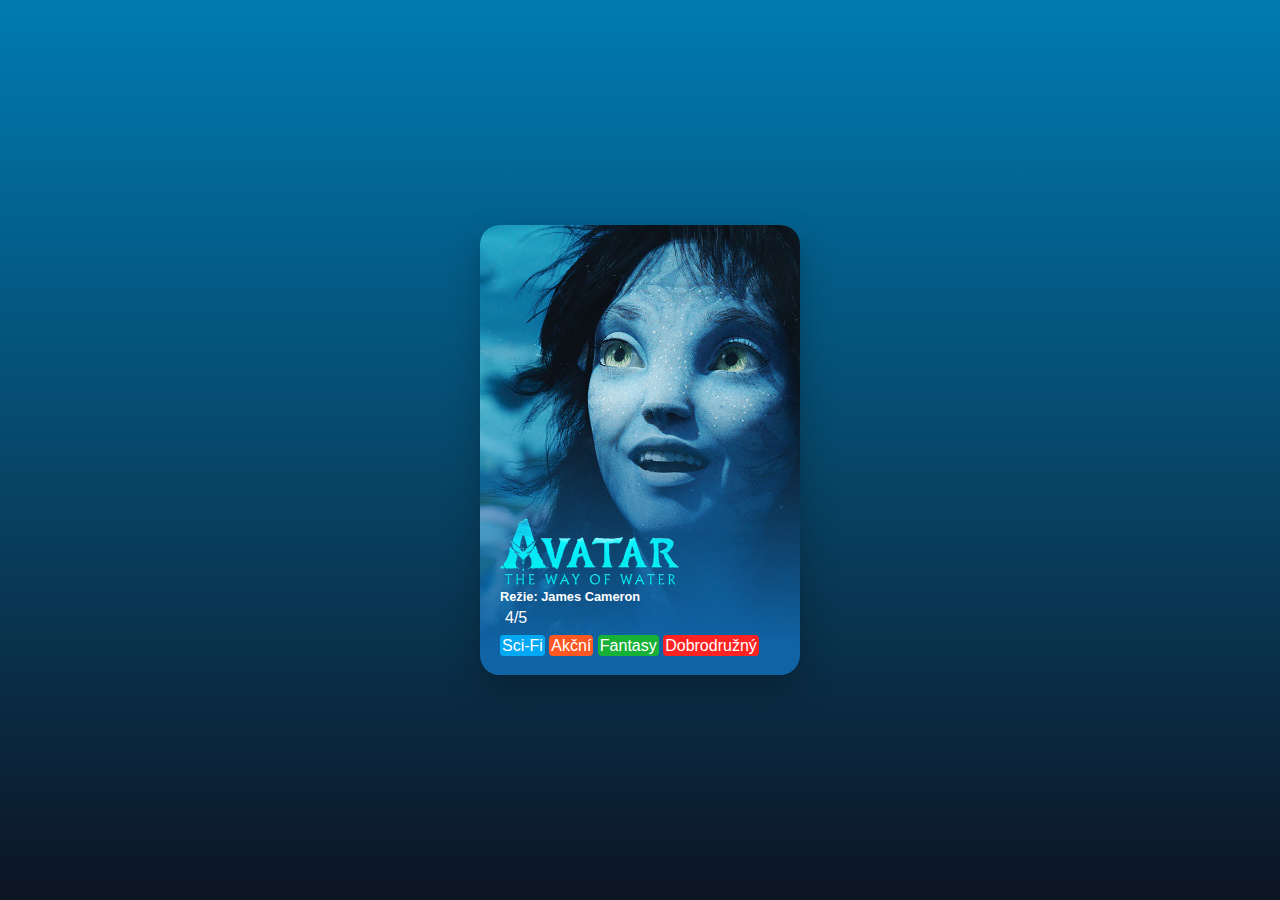
<file: Avatar movie card/index.html>
<!DOCTYPE html>
<html lang="en">
<head>
    <meta charset="UTF-8">
    <meta http-equiv="X-UA-Compatible" content="IE=edge">
    <meta name="viewport" content="width=device-width, initial-scale=1.0">
    <link rel="stylesheet" href="https://cdnjs.cloudflare.com/ajax/libs/font-awesome/6.2.1/css/all.min.css" integrity="sha512-MV7K8+y+gLIBoVD59lQIYicR65iaqukzvf/nwasF0nqhPay5w/9lJmVM2hMDcnK1OnMGCdVK+iQrJ7lzPJQd1w==" crossorigin="anonymous" referrerpolicy="no-referrer" />
    <link rel="shortcut icon" href="movie_icon.ico" />
    <link rel="stylesheet" href="style.css" type="text/css">
    <title>Avatar movie card</title>
</head>
<body>
    <div class="card">
        <div class="poster">
            <img src="poster.jpg" alt="poster">
        </div>
        <div class="details">
            <img src="avtarlogo.png" alt="logo" class="logo">
            <h3>Režie: James Cameron</h3>
            <div class="rating">
                <i class="fa-solid fa-star"></i>
                <i class="fa-solid fa-star"></i>
                <i class="fa-solid fa-star"></i>
                <i class="fa-solid fa-star"></i>
                <i class="fa-regular fa-star"></i>
                <span>4/5</span>
            </div>
            <div class="tags">
                <span>Sci-Fi</span>
                <span>Akční</span>
                <span>Fantasy</span>
                <span>Dobrodružný</span>
            </div>
            <div class="info">
                <p>James Cameron vrátí diváky zpět do nádherného světa Pandory ve velkolepém a strhujícím dobrodružství plném akce...</p>
            </div>
            <div class="cast">
                <h4>Hrají</h4>
                <ul>
                    <li><img src="cast1.jpg" alt=""></li>
                    <li><img src="cast2.jpg" alt=""></li>
                    <li><img src="cast3.jpg" alt=""></li>
                    <li><img src="cast4.jpg" alt=""></li>
                    <li><img src="cast5.jpg" alt=""></li>
                </ul>
            </div>
        </div>
    </div>
</body>
</html>
</file>
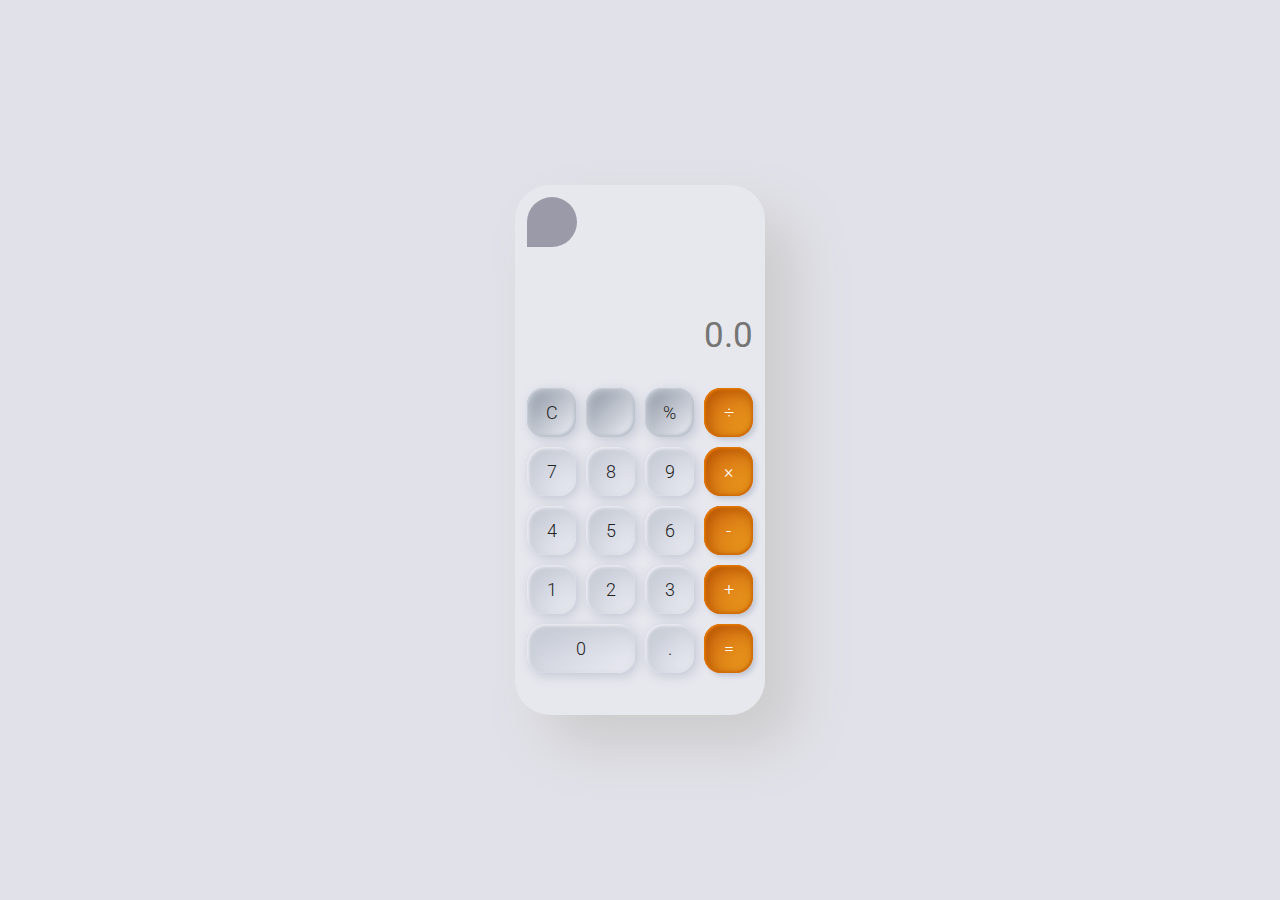
<file: calculator-main/index.html>
<!DOCTYPE html>
<html lang="en">
<head>
    <meta charset="UTF-8">
    <meta http-equiv="X-UA-Compatible" content="IE=edge">
    <meta name="viewport" content="width=device-width, initial-scale=1.0">
    <title>Calculator</title>
    <!-- font awesome icons -->
    <link rel="stylesheet" href="https://cdnjs.cloudflare.com/ajax/libs/font-awesome/6.1.1/css/all.min.css" integrity="sha512-KfkfwYDsLkIlwQp6LFnl8zNdLGxu9YAA1QvwINks4PhcElQSvqcyVLLD9aMhXd13uQjoXtEKNosOWaZqXgel0g==" crossorigin="anonymous" referrerpolicy="no-referrer" />
    <!-- css sheet -->
    <link rel="stylesheet" href="style.css">
</head>
<body>
    <div class="container">
        <div class="calculator">
            <div class="result">
                <input type="text" readonly id="res" placeholder="0.0">
            </div>
            <div class="buttons">
                <div id="c" onclick="res.value = ''">C</div>
                <div id="del" onclick="res.value = res.value.substring(0, res.value.length - 1)">
                    <i class="fa-solid fa-delete-left"></i>
                </div>
                <div id="pers" onclick="res.value += '%'">%</div>
                <div id="div" onclick="res.value += '&#247;'">&#247;</div>
                <div onclick="res.value += 7">7</div>
                <div onclick="res.value += 8">8</div>
                <div onclick="res.value += 9">9</div>
                <div id="div" onclick="res.value += '&#215;'">&#215;</div>
                <div onclick="res.value += 4">4</div>
                <div onclick="res.value += 5">5</div>
                <div onclick="res.value += 6">6</div>
                <div id="sub" onclick="res.value += '-'">-</div>
                <div onclick="res.value += 1">1</div>
                <div onclick="res.value += 2">2</div>
                <div onclick="res.value += 3">3</div>
                <div id="add" onclick="res.value += '+'">+</div>
                <div id="zero" onclick="res.value += 0">0</div>
                <div id="dot" onclick="res.value += '.'">.</div>
                <div id="eql" onclick="calc()">=</div>
            </div>
            <div class="mode" onclick="chMode()">
                <i id="mode" class="fa-solid fa-moon"></i>
            </div>
        </div>
    </div>

    <script>
        function chMode() {
            mode.className == 'fa-solid fa-sun'?
            mode.className = 'fa-solid fa-moon':
            mode.className = 'fa-solid fa-sun';

            let body = document.querySelector('body');
            mode.classList.contains('fa-sun') ?
            body.setAttribute('data-theme', 'dark') :
            body.setAttribute('data-theme', 'light') ;
        }
        function calc() {
            var replaced = res.value;
            if (res.value.includes('÷') || res.value.includes('×')) {
                replaced = res.value.replaceAll('×', '*').replaceAll('÷', '/');
                res.value = eval(replaced);
            }
            res.value = eval(replaced);
        }
    </script>
</body>
</html>
</file>
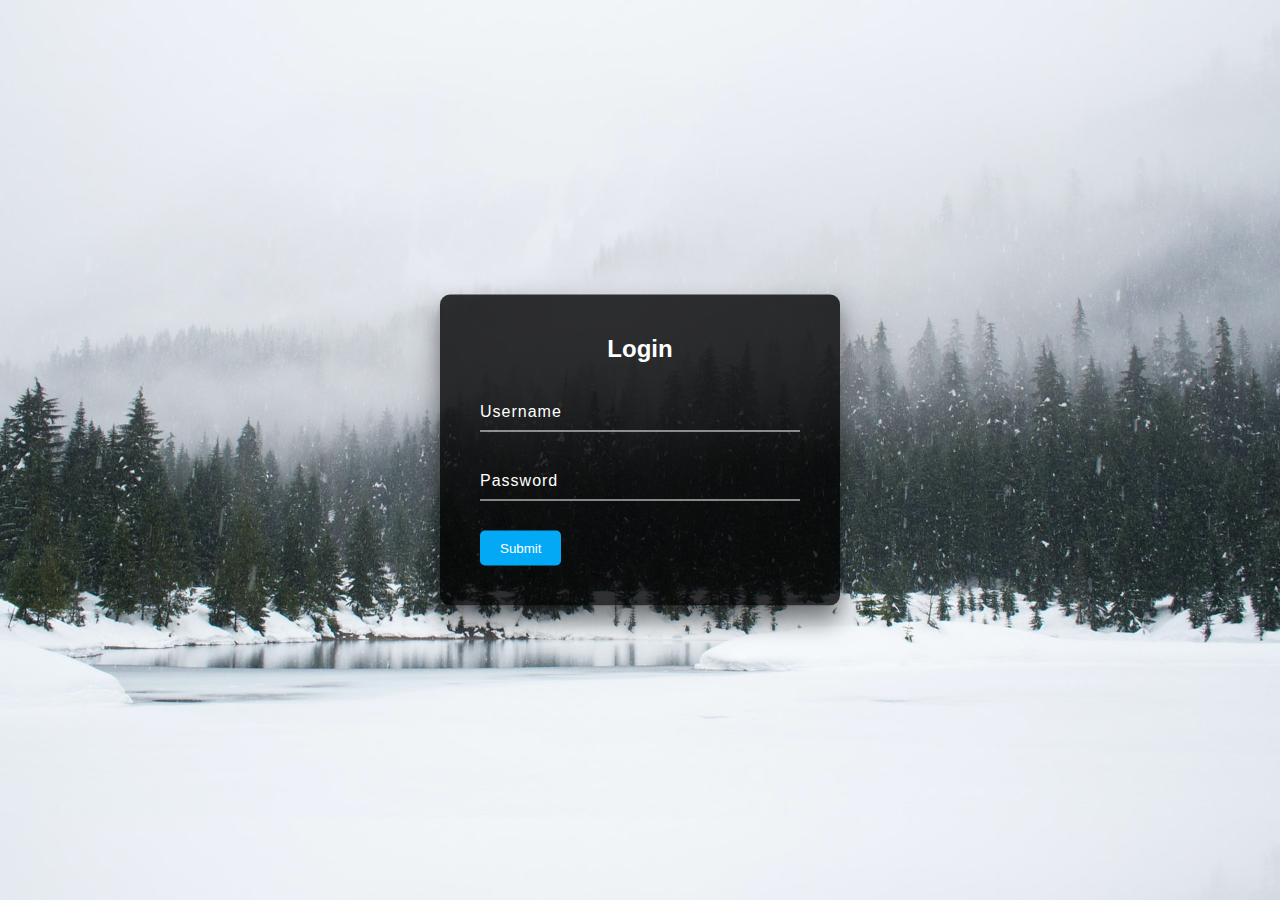
<file: Login form/index.html>
<!doctype html>
<html>
    <head>
        <meta charset="utf-8">
        <title>Login form</title>
        <link rel="stylesheet" href="style.css">
    </head>
    <body>
        <div class="box">
            <h2>Login</h2>
            <form>
                <div class="inputBox">
                    <input type="text" name="" required="">
                    <label>Username</label>
                </div>
                <div class="inputBox">
                    <input type="password" name="" required="">
                    <label>Password</label>
                </div>
                <input type="submit" name="" value="Submit">
            </form>
        </div>
    </body>
</file>
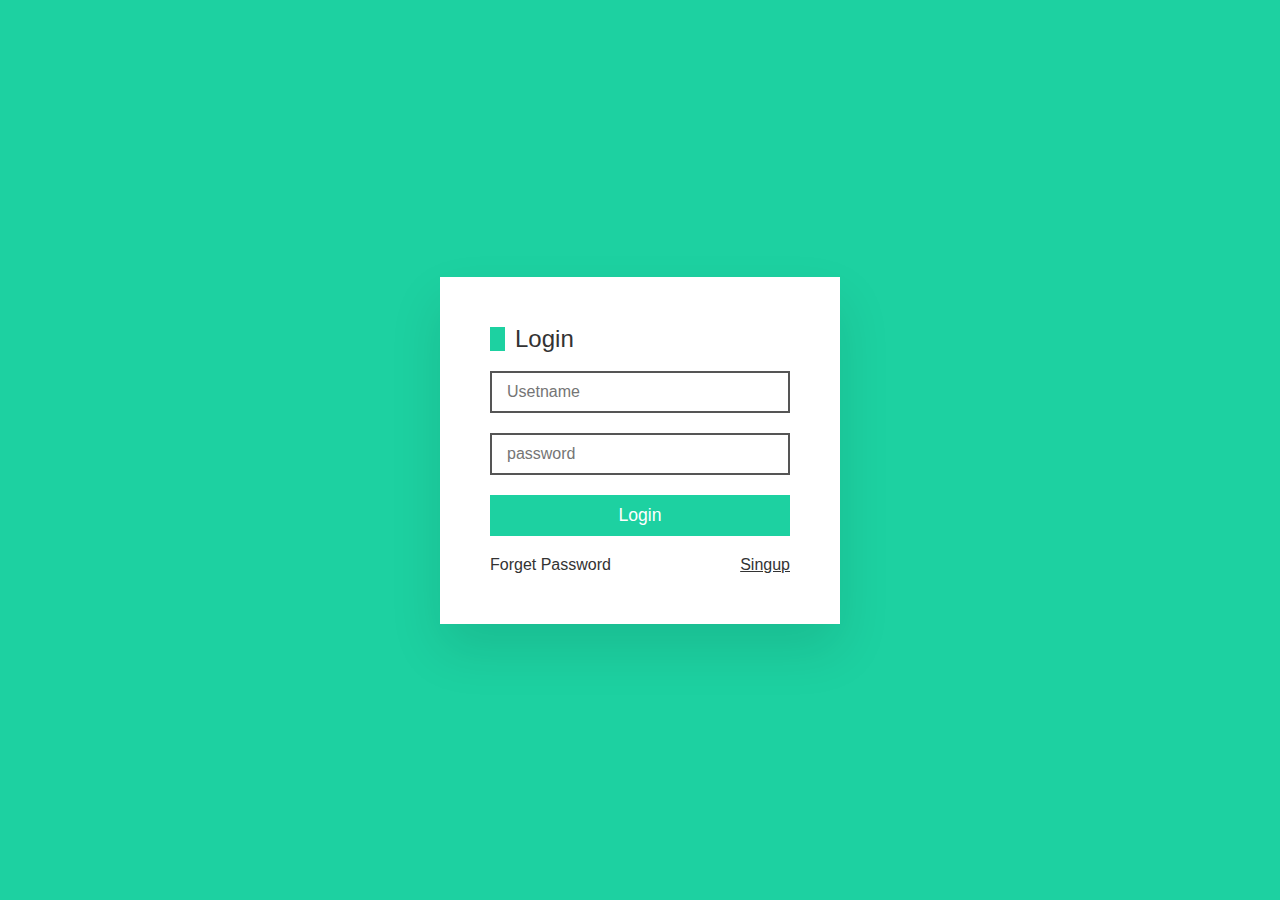
<file: Login Page/index.html>
<!DOCTYPE html>
<html lang="en">
<head>
    <meta charset="UTF-8">
    <title>Login Page</title>
    <link rel="stylesheet" href="style.css">
</head>
<body>
    <div class="login">
        <h2 id="txt">Login</h2>
        <div class="inputBox">
            <input type="text" placeholder="Usetname">
        </div>
        <div class="inputBox">
            <input type="password" placeholder="password">
        </div>
        <div class="inputBox">
            <input type="submit" value="Login" id="btn">
        </div>
        <div class="group">
            <a href="#">Forget Password</a>
            <a href="#">Singup</a>
        </div>
    </div>
</body>
</html>
</file>
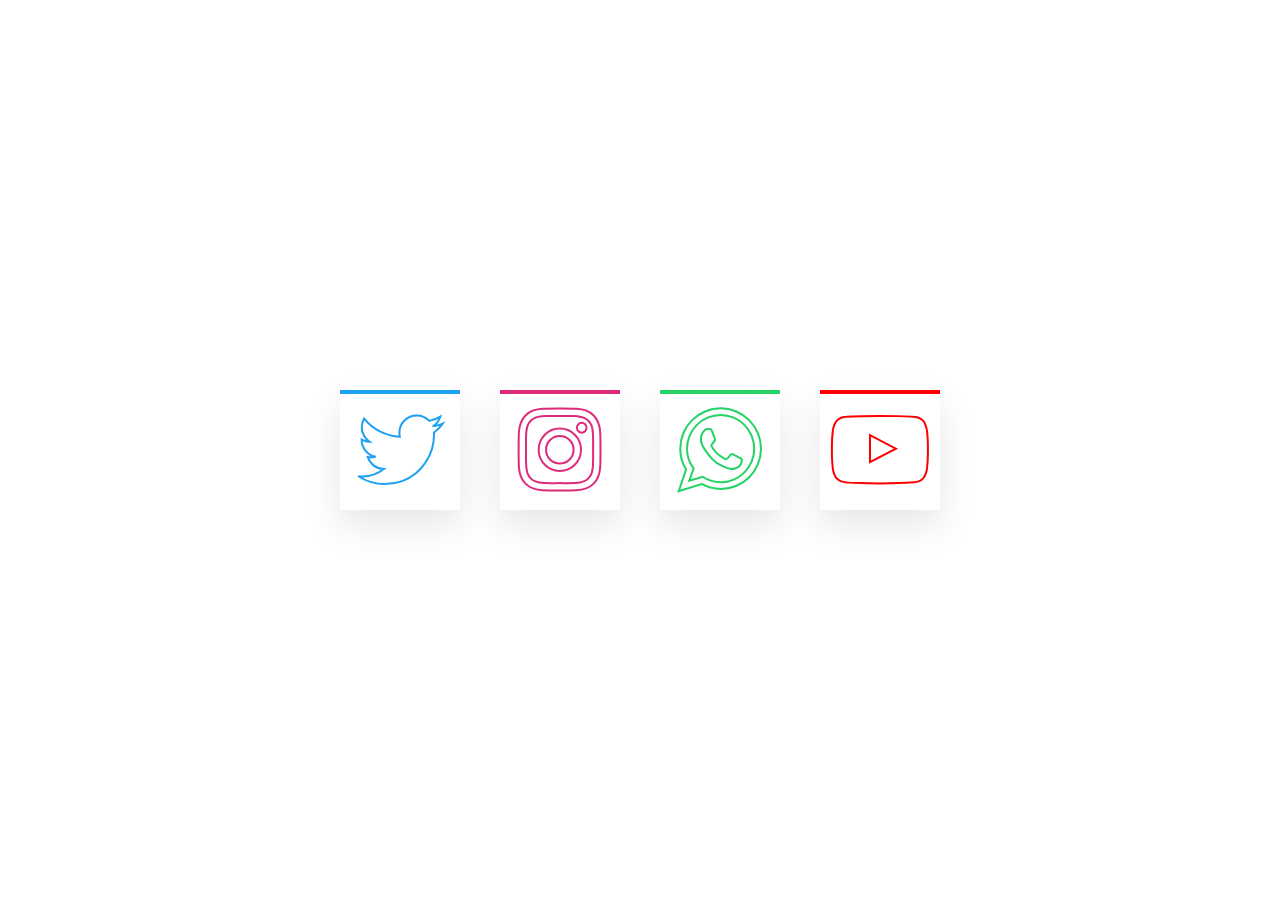
<file: Magic line icon/index.html>
<head>
    <meta name="viewport" content="width=device-width,initial-scale=1">
    <title>Magic line icon</title>
    <link rel="stylesheet" href="https://cdnjs.cloudflare.com/ajax/libs/font-awesome/4.7.0/css/font-awesome.css" integrity="sha512-5A8nwdMOWrSz20fDsjczgUidUBR8liPYU+WymTZP1lmY9G6Oc7HlZv156XqnsgNUzTyMefFTcsFH/tnJE/+xBg==" crossorigin="anonymous" referrerpolicy="no-referrer" />
    <link rel="stylesheet" type="text/css" href="stylle.css">
</head>
<body>
    <ul>
        <li style="--clr:#1da1f2"><i class="fa fa-twitter" aria-hidden="true"></i></li>
        <li style="--clr:#dd2a7b"><i class="fa fa-instagram" aria-hidden="true"></i></li>
        <li style="--clr:#25d366"><i class="fa fa-whatsapp" aria-hidden="true"></i></li>
        <li style="--clr:#ff0000"><i class="fa fa-youtube-play" aria-hidden="true"></i></li>
    </ul>
</body>
</file>
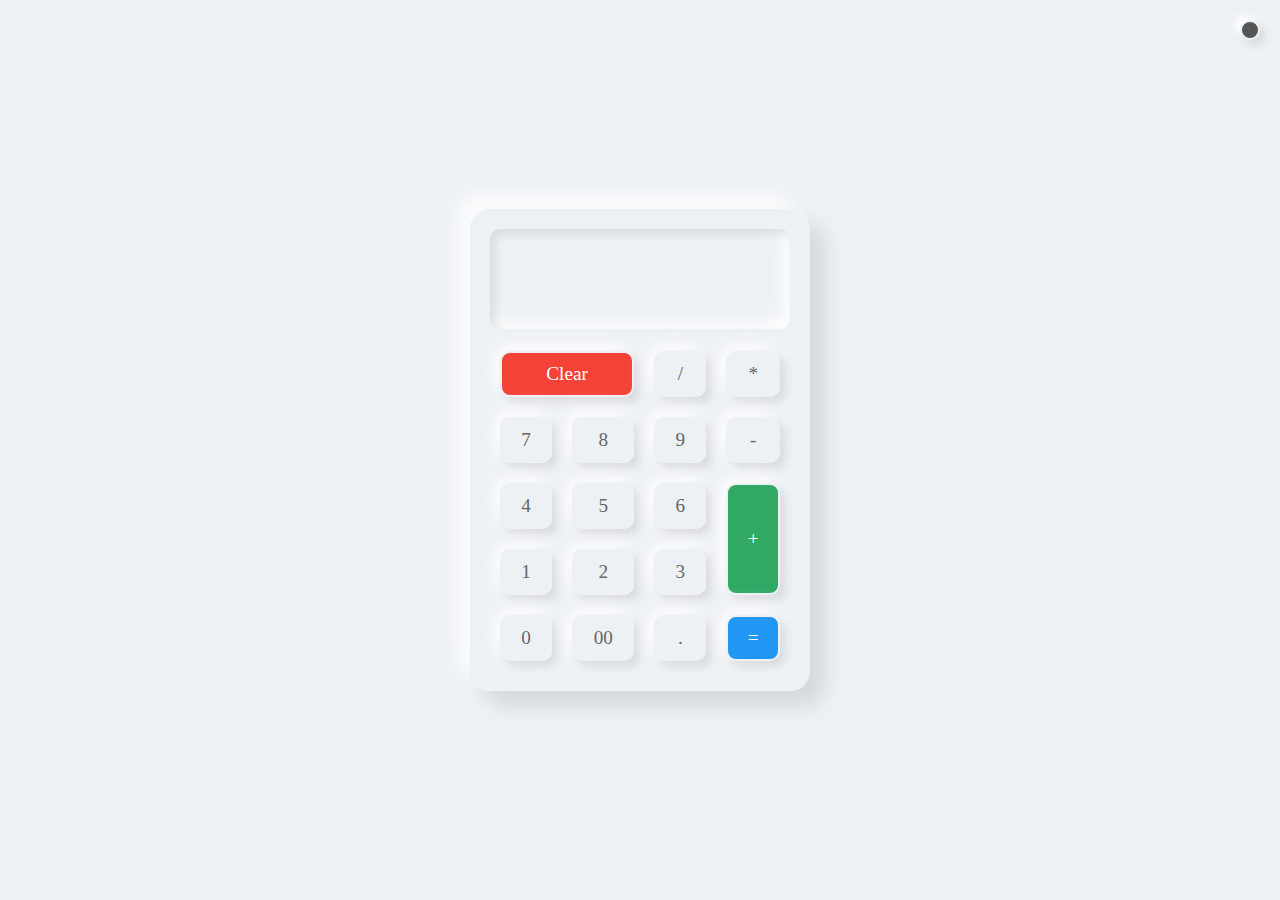
<file: Neumorphism Calculator/index.html>
<!DOCTYPE html>
<html>
    <head>
        <title>Calculator | Javascript Mini Project</title>
        <link rel="stylesheet" type="text/css" href="style.css">
    </head>
    <body>
        <div class="toggleBtn"></div>
        <div class="calculator">
            <div class="buttons">
                <h2 id="value"></h2>
                <span id="Clear">Clear</span>
                <span>/</span>
                <span>*</span>
                <span>7</span>
                <span>8</span>
                <span>9</span>
                <span>-</span>
                <span>4</span>
                <span>5</span>
                <span>6</span>
                <span id="plus">+</span>
                <span>1</span>
                <span>2</span>
                <span>3</span>
                <span>0</span>
                <span>00</span>
                <span>.</span>
                <span id="equal">=</span>
            </div>
        </div>
        <script>
            let buttons = document.querySelector('.buttons');
            let btn = document.querySelectorAll ('span');
            let value = document.getElementById ('value');
            let toggleBtn = document.querySelector('.toggleBtn');
            let body = document.querySelector('body');

            for(let i=0; i<btn.length;i++){
                btn[i].addEventListener("click", function(){

                    if(this.innerHTML=="="){
                      value.innerHTML = eval(value.innerHTML);  
                    }else{
                        if(this.innerHTML=="Clear"){
                          value.innerHTML = "";  
                        }
                        else{
                            value.innerHTML += this.innerHTML; 
                        }
                    }

                })
            }

            toggleBtn.onclick = function(){
                body.classList.toggle('dark');
            }
        </script>
    </body>
</html>
</file>
<file: Avatar movie card/style.css>
@import url("https://fonts.google.com/specimen/PT+Sans");

*
{
    margin: 0;
    padding: 0;
    box-sizing: border-box;
    font-family: "PT sans", sans-serif;
}

body 
{
    display: flex;
    justify-content: center;
    align-items: center;
    min-height: 100vh;
    background: linear-gradient(#007bb2,#0d1423);
}

.card
{
    position: relative;
    width: 320px;
    height: 450px;
    border-radius: 20px;
    box-shadow: 0 15px 35px rgba(0, 0, 0, 0.25);
    overflow: hidden;
}

.card .poster
{
    position: relative;
    overflow: hidden;
}

.card .poster::before
{
    content: "";
    position: absolute;
    bottom: -180px;
    width: 100%;
    height: 100%;
    background: linear-gradient(0deg, #1064a6 50%, transparent);
    transition: 0.5s;
    z-index: 1;
}

.card:hover .poster::before
{
   bottom: 0; 
}

.card .poster img
{
    width: 100%;
    transition: 0.5s;
}

.card:hover .poster img
{
    transform: translateY(-50px);
    filter: blur(5px);
}

.card .details
{
    position: absolute;
    width: 100%;
    bottom: -165px;
    padding: 20px;
    left: 0;
    z-index: 2;
    transition: 0.5s;
}

.card:hover .details
{
    bottom: 0px;
}

.card .details .logo
{
    max-width: 180px;
}

.card .details h3
{
    font-size: 0.8em;
    color: #fff;
}

.card .details .rating
{
    position: relative;
    padding: 5px 0;
}

.card .details .rating .fa-star
{
    color: #f7f406;
    font-size: 1em;
}

.card .details .rating span
{
    color: #fff;
    margin-left: 5px;
}

.card .details .tags
{
    position: relative;
    margin-top: 5px;
}

.card .details .tags span
{
    padding: 2px;
    color: #fff;
    background: #03a8f5;
    border-radius: 4px;

}

.card .details .tags span:nth-child(2)
{
    background: #ff5722;

}

.card .details .tags span:nth-child(3)
{
    background: #17b138;
    
}

.card .details .tags span:nth-child(4)
{
    background: #ff2222;
    
}

.card .details .info
{
    color: #fff;
    margin-top: 20px;   
}

.card .details .cast
{
    position: relative;
}

.card .details .cast h4
{
    color: #fff;
    margin-top: 10px;
}

.card .details .cast ul
{
    position: relative;
    display: flex;
    gap: 10px;
    margin-top: 10px;
}

.card .details .cast ul li
{
    list-style: none;
    width: 35px;
    height: 35px;
    overflow: hidden;
    border-radius: 50%;
    border: 2px solid #fff;
}

.card .details .cast ul li img
{
    max-width: 100%;
}
</file>
<file: calculator-main/style.css>
@import url('https://fonts.googleapis.com/css2?family=Roboto:wght@100;200;300&display=swap');

* {
    margin: 0;
    padding: 0;
    box-sizing: border-box;
}
/*? light mode colors */
:root {
    --background: #e1e1e9;
    --calc-background: #e7e8ee;
    --calc-shadow: 30px 30px 55px #CCC;
    --num-background: linear-gradient(to bottom right, #c0c5d1,#edeef5);
    --num-shadow: inset 2px 2px 3px #ebebf3,  inset 4px 4px 15px #cacfd6, 3px 3px 12px #c2c7d4;
    --eql-background: linear-gradient(to bottom right, #d36d12,#ed9d1e);
    --eql-shadow: inset 1px 1px 3px #f98500, inset 4px 4px 15px #b35300, inset -1px -1px 3px #cc6308, 3px 3px 5px #c2c7d4;
    --c-background: linear-gradient(to bottom right, #8b94a1,#eff0f7);
    --c-shadow: inset 1px 1px 1px #c8ced9, inset 2px 2px 8px #cacfd6, inset -2px -2px 3px #b4bbc7, 3px 3px 12px #c2c7d4;
    --font-color: #222;
    --mode-bk: #0025;
}
/*? dark mode colors */
[data-theme="dark"] {
    --calc-background: #1e212a;
    --calc-shadow: 30px 30px 55px #888;
    --num-background: linear-gradient(to bottom right, #292d38,#3c3c44);
    --num-shadow: inset 1px 1px 1px #393c4a,  inset 4px 4px 15px #20232d, 3px 3px 5px #181b24;
    --eql-shadow: inset 1px 1px 2px #f9aa2d99, inset 4px 4px 15px #a54e04, 3px 3px 5px #181b24;
    --c-background: linear-gradient(to bottom right, #494f5c,#6f7587);
    --c-shadow: inset 1px 1px 1px #656b7b, inset 4px 4px 15px #333942, 3px 3px 5px #181b24;
    --font-color: #FFF;
    --mode-bk: #FFF2;
}
body {
    position: relative;
    height: 100vh;
    display: grid;
    place-content: center;
    background: var(--background);
    font-family: 'Roboto';
    font-size: 18px;
    font-weight: 300;
}
.calculator {
    position: relative;
    width: 250px;
    height: 530px;
    background-color: var(--calc-background);
    border-radius: 35px;
    box-shadow: var(--calc-shadow);
    color: var(--font-color);
}
#res {
    position: relative;
    top: 130px;
    width: 100%;
    font-size: 35px;
    padding: 0px 12px;
    outline: none;
    border: none;
    color: var(--font-color);
    background: transparent;
    font-family: Roboto;
    text-align: right;
}
.buttons {
    position: relative;
    top: 150px;
    display: grid;
    grid-template-columns: 1fr 1fr 1fr 1fr;
    grid-gap: 10px;
    padding: 12px;
}
.buttons div {
    user-select: none;
    cursor: pointer;
    height: 49px;
    display: flex;
    justify-content: center;
    align-items: center;
    border-radius: 17px;
    box-shadow: var(--num-shadow);
    background: var(--num-background);
}
#zero {
    grid-column: 1 / 3;
}
#add, #eql, #sub, #mul, #div {
    background: var(--eql-background);
    box-shadow: var(--eql-shadow);
    color: #FFF;
}
#c, #pers, #del {
    background: var(--c-background);
    box-shadow: var(--c-shadow);
}
.mode {
    position: absolute;
    cursor: pointer;
    left: 12px;
    top: 12px;
    width: 50px;
    height: 50px;
    display: grid;
    place-content: center;
    border-radius: 25px;
    border-bottom-left-radius: 0px;
    background: var(--mode-bk);
}
.fa-moon {
    color: #FFF;
}
.fa-sun {
    color: #FFE551;
}
</file>
<file: Login form/style.css>
body
{
    margin: 0;
    padding: 0;
    font-family: sans-serif;
    background: url(bg.jpg);
    background-size: cover;
}
.box
{
    position: absolute;
    top: 50%;
    left: 50%;
    transform: translate(-50%,-50%);
    width: 400px;
    padding: 40px;
    background: rgba(0,0,0,.8);
    box-sizing: border-box;
    box-shadow: 0 15px 25px rgba(0,0,0,.5);
    border-radius: 10px;
}
.box h2
{
    margin: 0 0 30px;
    padding: 0%;
    color: #fff;
    text-align: center;
}
.box .inputBox
{
    position: relative;
}
.box .inputBox input
{
    width: 100%;
    padding: 10px 0;
    font-size: 16px;
    color: #fff;
    letter-spacing: 1px;
    margin-bottom: 30px;
    border: none;
    border-bottom: 1px solid #fff;
    outline: none;
    background: transparent;
}
.box .inputBox label
{
    position: absolute;
    top: 0%;
    left: 0%;
    padding: 10px 0;
    font-size: 16px;
    color: #fff;
    letter-spacing: 1px;
    pointer-events: none;
    transition: .5s;  
}
.box .inputBox input:focus ~ label,
.box .inputBox input:valid ~ label
{
    top: -18px;
    left: 0;
    color: #03a9f4;
    font-size: 12px;
}
.box input[type="submit"]
{
    background: transparent;
    border: none;
    outline: none;
    color: #fff;
    background: #03a9f4;
    padding: 10px 20px;
    cursor: pointer;
    border-radius: 5px;
}
</file>
<file: Login Page/style.css>
@import url('https://fonts.googleapis.com/css2?family=Poppins:wght@300;400;500;600&display=swap');

*
{
    margin: 0;
    padding: 0;
    box-sizing: border-box;
    font-family: "poppons", sans-serif;
}

body
{
    display: flex;
    justify-content: center;
    align-items: center;
    min-height: 100vh;
    background: #1dd1a1;
}

.login
{
    position: relative;
    padding: 50px;
    background: #fff;
    width: 400px;
    display: flex;
    flex-direction: column;
    gap: 20px;
    box-shadow: 0 25px 50px rgba(0, 0, 0, 0.1);
}

.login h2
{
    font-weight: 500;
    border-left: 15px solid #1dd1a1;
    line-height: 1em;
    padding-left: 10px;
    transition: 0.5s;
    color: #333;
}

.login .inputBox
{
    position: relative;
}

.login .inputBox input
{
    position: relative;
    width: 100%;
    padding: 10px 15px;
    outline: none;
    border: 2px solid #555;
    font-size: 1em;
    color: #333;
}

.login .inputBox input#btn
{
    border: none;
    background: #1dd1a1;
    color: #fff;
    transition: 0.5s;
    font-size: 1.1em;
    font-weight: 500;
    cursor: pointer;
}

.login .group
{
    display: flex;
    justify-content: space-between;
}

.login .group a
{
    color: #333;
    text-decoration: none;
}

.login .group a:nth-child(2)
{
    font-weight: 500;
    text-decoration: underline;
}
</file>
<file: Magic line icon/stylle.css>
*
{
    margin: 0;
    padding: 0;
    box-sizing: border-box;
}

body
{
    display: flex;
    justify-content: center;
    align-items: center;
    min-height: 100vh;
}
ul
{
    position: relative;
    display: flex;
    gap: 40px;
}
ul li
{
    position: relative;
    list-style: none;
    width: 120px;
    height: 120px;
    display: flex;
    justify-content: center;
    align-items: center;
    background: #fff;
    box-shadow: 0 15px 35px rgba(0,0,0,0.1);
    cursor: pointer;
}
ul li .fa
{
    font-size: 6em;
    -webkit-text-stroke: 2px var(--clr);
    color: transparent;
}
ul li::before
{
    content: '';
    position: absolute;
    top: 0;
    left: 0;
    width: 100%;
    height: 0;
    overflow: hidden;
    border-bottom: 4px solid var(--clr);
    transition: 0.5s ease-in-out;
    font-family: fontAwesome;
    text-align: center;
    line-height: 120px;
    font-size: 6em;
    color: var(--clr);
}
ul li:hover::before
{
    height: 100%;
}
ul li:nth-child(1):before
{
    content: '\f099';
}
ul li:nth-child(2):before
{
    content: '\f16d';
}
ul li:nth-child(3):before
{
    content: '\f232';
}
ul li:nth-child(4):before
{
    content: '\f16a';
}
</file>
<file: Neumorphism Calculator/style.css>
*
{
    margin: 0;
    padding: 0;
    box-sizing: border-box;
    font-family: consolas;
}
body
{
    display: flex;
    justify-content: center;
    align-items: center;
    min-height: 100vh;
    background: #edf1f4;
}
.dark
{
   background: #282c2f; 
}
.calculator
{
    position: relative;
    width: 340px;
    padding: 20px;
    border-radius: 20px;
    box-shadow: 15px 15px 20px rgba(0, 0, 0, 0.1),-15px -15px 20px #fffb;
}
.dark .calculator
{
    background: #33393e;
    box-shadow: 15px 15px 20px rgba(0, 0, 0, 0.25),-15px -15px 20px rgba(255, 255, 255, 0.1);
}
.calculator .buttons
{
    position: relative;
    display: grid;
}
.calculator .buttons #value
{
    position: relative;
    grid-column: span 4;
    user-select: none;
    overflow: none;
    width: 100%;
    text-align: end;
    color: #5166b6;
    height: 100px;
    line-height: 100px;
    box-shadow: inset 5px 5px 10px rgba(0, 0, 0, 0.1), inset  -5px -5px 20px #fff;
    border-radius: 10px;
    margin-bottom: 12px;
    padding: 0 20px;
    font-size: 2em;
    font-weight: 500;
}
.dark .calculator .buttons #value
{
    color: #eee;
    box-shadow: inset 15px 15px 20px rgba(0, 0, 0, 0.5),inset -15px -15px 20px rgba(255, 255, 255, 0.1);
}
.calculator .buttons span
{
    position: relative;
    padding: 10px;
    box-shadow: 5px 5px 10px rgba(0, 0, 0, 0.1), -5px -5px 20px #fff;
    margin: 10px;
    cursor: pointer;
    user-select: none;
    min-height: 40px;
    display: flex;
    justify-content: center;
    align-items: center;
    font-size: 1.2em;
    color: #666;
    border: 2px solid #edf1f4;
    border-radius: 10px;
}
.dark .calculator .buttons span
{
    color: #eee;
    border: 2px solid #333;
    box-shadow: 5px 5px 10px rgba(0, 0, 0, 0.25), -5px -5px 20px rgba(255, 255, 255, 0.1);
}
.calculator .buttons span:active
{
    box-shadow: inset 5px 5px 10px rgba(0, 0, 0, 0.1), inset -5px -5px 20px #fff;
    color: #f44336; 
}
.dark .calculator .buttons span:active
{
    box-shadow: inset 5px 5px 10px rgba(0, 0, 0, 0.25),inset -5px -5px 20px rgba(255, 255, 255, 0.1);
}
.calculator .buttons span#Clear
{
    grid-column: span 2;
    background: #f44336;
    color: #fff;
    border: 2px solid #edf1f4;
}
.calculator .buttons span#plus
{
    grid-row: span 2;
    background: #31a965;
    color: #fff;
    border: 2px solid #edf1f4;
}
.calculator .buttons span#equal
{
    grid-row: span 2;
    background: #2196f3;
    color: #fff;
    border: 2px solid #edf1f4;
}
.dark .calculator .buttons span#Clear,
.dark .calculator .buttons span#plus,
.dark .calculator .buttons span#equal
{
    border: 2px solid #333;
}
.calculator .buttons span#Clear:active,
.calculator .buttons span#plus:active,
.calculator .buttons span#equal:active
{
    box-shadow: 5px 5px 10px rgba(0, 0, 0, 0.1), -5px -5px 10px #fff, inset 5px 5px 10px rgba(0, 0, 0, 0.1);
}
.dark .calculator .buttons span#Clear:active,
.dark .calculator .buttons span#plus:active,
.dark .calculator .buttons span#equal:active
{
    border: 2px solid #333;
}
.toggleBtn
{
    position: fixed;
    top: 20px;
    right: 20px;
    width: 20px;
    height: 20px;
    border-radius: 50%;
    background: #555;
    cursor: pointer;
    border: 2px solid #edf1f4;
    box-shadow: 5px 5px 10px rgba(0, 0, 0, 0.1), -5px -5px 10px #fff;
}
</file>
